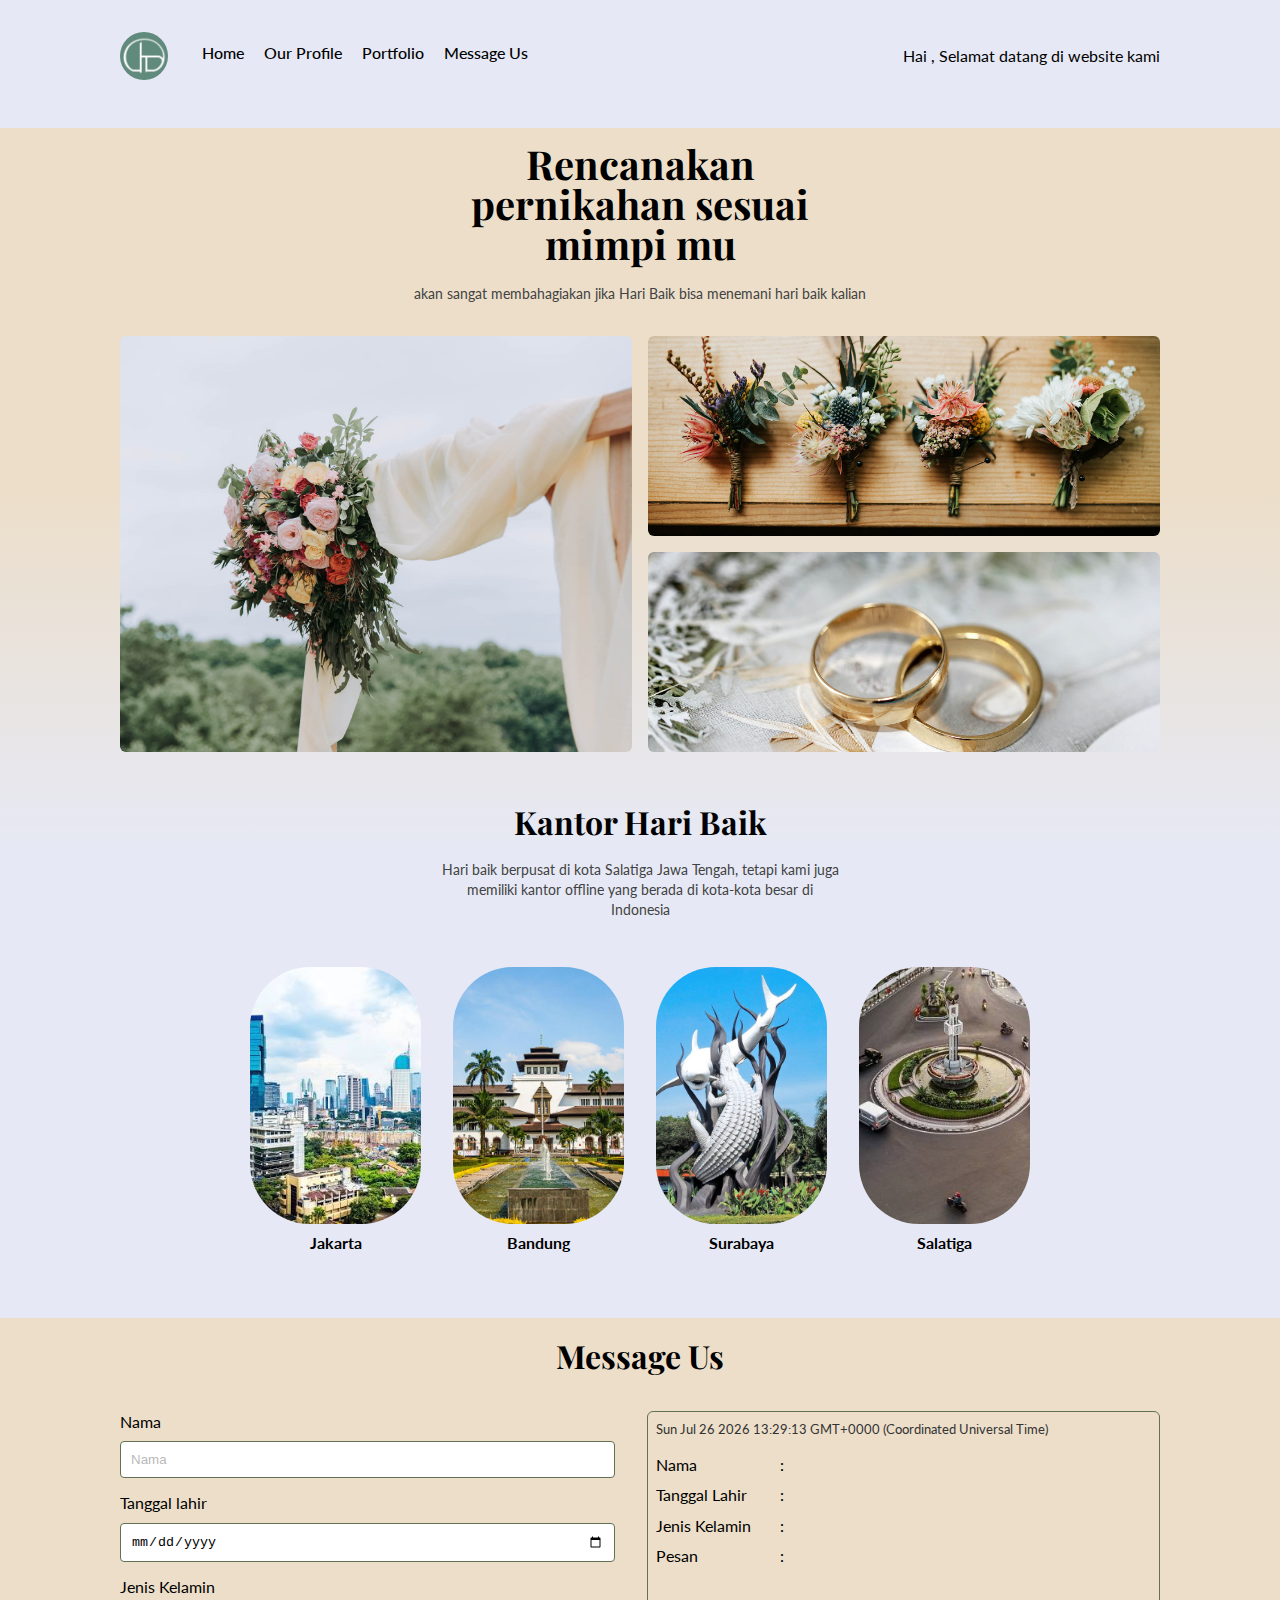
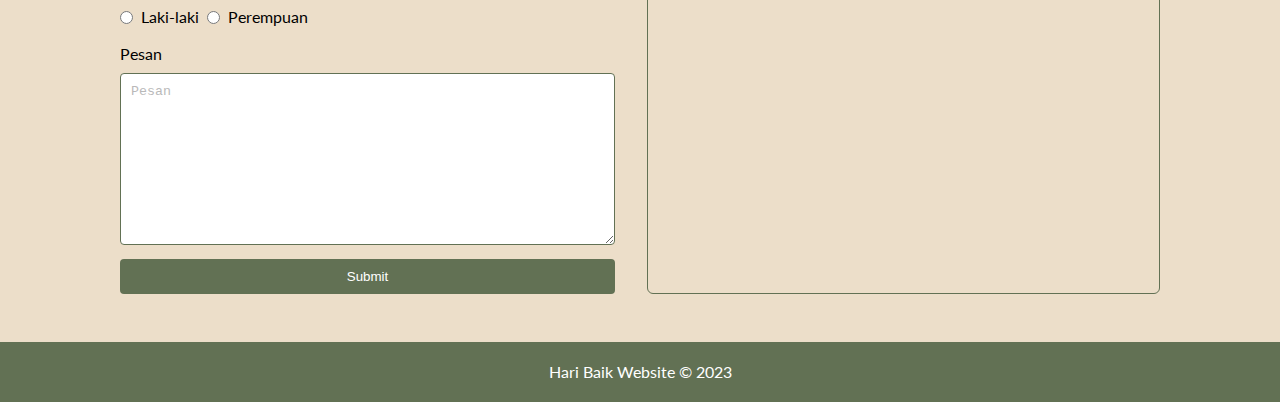
<file: index.html>
<!DOCTYPE html>
<html lang="en">
<head>
    <meta charset="UTF-8">
    <meta http-equiv="X-UA-Compatible" content="IE=edge">
    <meta name="viewport" content="width=device-width, initial-scale=1.0">
    <title>Hari Baik</title>
    <link rel="stylesheet" href="css/index.css">

    <!-- Google Fonts -->
    <link rel="preconnect" href="https://fonts.googleapis.com">
    <link rel="preconnect" href="https://fonts.gstatic.com" crossorigin>
    <link href="https://fonts.googleapis.com/css2?family=Lato&family=Playfair+Display:wght@400;700&display=swap" rel="stylesheet">


</head>
<body>
    <header>
        <div class="wrapper header">
            <div class="logo">
                <div class="logo-wrapper">
                    <img src="img/sample-loho-hb.png" alt="">
                </div>
            </div>
            <nav>
                <div class="nav-menu">
                    <div class="nav-items"><a href="index.html">Home</a></div>
                    <div class="nav-items"><a href="profile.html">Our Profile</a></div>
                    <div class="nav-items"><a href="portfolio.html">Portfolio</a></div>
                    <div class="nav-items">Message Us</div>
                </div>
                <div class="nav-text">
                    <p>Hai <span id="yourName"></span>, Selamat datang di website kami</p>
                </div>
            </nav>
        </div>
    </header>
    <main>
        <section id="hero-section">
            <div class="wrapper">
                <div class="hero-content">
                    <h1>Rencanakan pernikahan sesuai mimpi mu</h1>
                    <p>akan sangat membahagiakan jika Hari Baik bisa menemani hari baik kalian </p>
                </div>
                <div class="hero-image-container">
                    <div class="img-wrapper"><img src="img/flower1.jpg" alt="" class="hero-image" > </div>
                    <div class="img-wrapper"><img src="img/flower2.jpg" alt="" class="hero-image" > </div>
                    <div class="img-wrapper"><img src="img/rings.jpg" alt="" class="hero-image"> </div>
                </div>
            </div>
        </section>
        <section id="headquarter-section">
            <div class="wrapper">
                <div class="headquarter-title">
                    <h2>Kantor Hari Baik</h2>
                    <p>Hari baik berpusat di kota Salatiga Jawa Tengah, tetapi kami juga memiliki kantor offline yang berada di kota-kota besar di Indonesia</p>
                </div>
                <div class="headquarter-content">
                    <div class="headquarter-items">
                        <div class="headquarter-wrapper-img">
                            <img src="img/jakarta.jpg" alt="" class="headquarter-img">
                        </div>
                        <p>Jakarta</p>
                    </div>
                    <div class="headquarter-items">
                        <div class="headquarter-wrapper-img">
                            <img src="img/bandung.jpg" alt="" class="headquarter-img">
                        </div>
                        <p>Bandung</p>
                    </div>
                    <div class="headquarter-items">
                        <div class="headquarter-wrapper-img">
                            <img src="img/surabaya.jpg" alt="" class="headquarter-img">
                        </div>
                        <p>Surabaya</p>
                    </div>
                    <div class="headquarter-items">
                        <div class="headquarter-wrapper-img">
                            <img src="img/salatiga.jpg" alt="" class="headquarter-img">
                        </div>
                        <p>Salatiga</p>
                    </div>
                </div>
            </div>
        </section>
        <section id="message-us-section">
            <div class="wrapper">
                <div class="message-title">
                    <h2>Message Us</h2>
                </div>
                <div class="message-content">
                    <div class="message-form">
                        <form action="" name="message-form" onsubmit="return validateForm()">
                            <div class="input-item">
                                <label for="full-name" class="label">Nama</label>
                                <input type="text" name="full-name" id="full-name" placeholder="Nama"  /> 
                            </div>
                            <div class="input-item">
                                <label for="birth-date" class="label">Tanggal lahir</label>
                                <input type="date" name="birth-date" id="birth-date" placeholder="Tanggal Lahir" />
                            </div>
                            <div class="input-item">
                                <div class="label">
                                    <div>Jenis Kelamin</div>
                                </div>
                                <div class="input">
                                    <input type="radio" name="gender" id="male" value="Laki-laki"> 
                                    <label for="male">Laki-laki</label>
                                    <input type="radio" name="gender" id="female" value="Perempuan"> 
                                    <label for="female">Perempuan</label>

                                </div>
                            </div>
                            <div class="input-item">
                                <label for="messages" class="label">Pesan</label>
                                <textarea name="messages" id="messages" rows="10" placeholder="Pesan"></textarea>
                            </div>
                            <div class="input-item">
                                <button type="submit" >Submit</button> 
                            </div>
                        </form>
                    </div>
                    <div class="message-box">
                        <div><span id="currentDate"></span> </div>
                        <div>
                            <div>Nama</div>
                            <div>: <span id="sender-full-name"></span> </div>
                        </div>
                        <div>
                            <div>Tanggal Lahir</div>
                            <div>: <span id="sender-birth-date"></span> </div>
                        </div>
                        <div>
                            <div>Jenis Kelamin</div>
                            <div>: <span id="sender-gender"></span> </div>
                        </div>
                        <div>
                            <div>Pesan</div>
                            <div>: <span id="sender-messages"></span> </div>
                        </div>
                    </div>
                </div>
            </div>
        </section>
    </main>
    <footer>
        <div class="wrapper">
            <p>Hari Baik Website &copy; 2023</p>
        </div>
    </footer>
    <script src="js/index.js" defer></script>
</body>
</html>
</file>
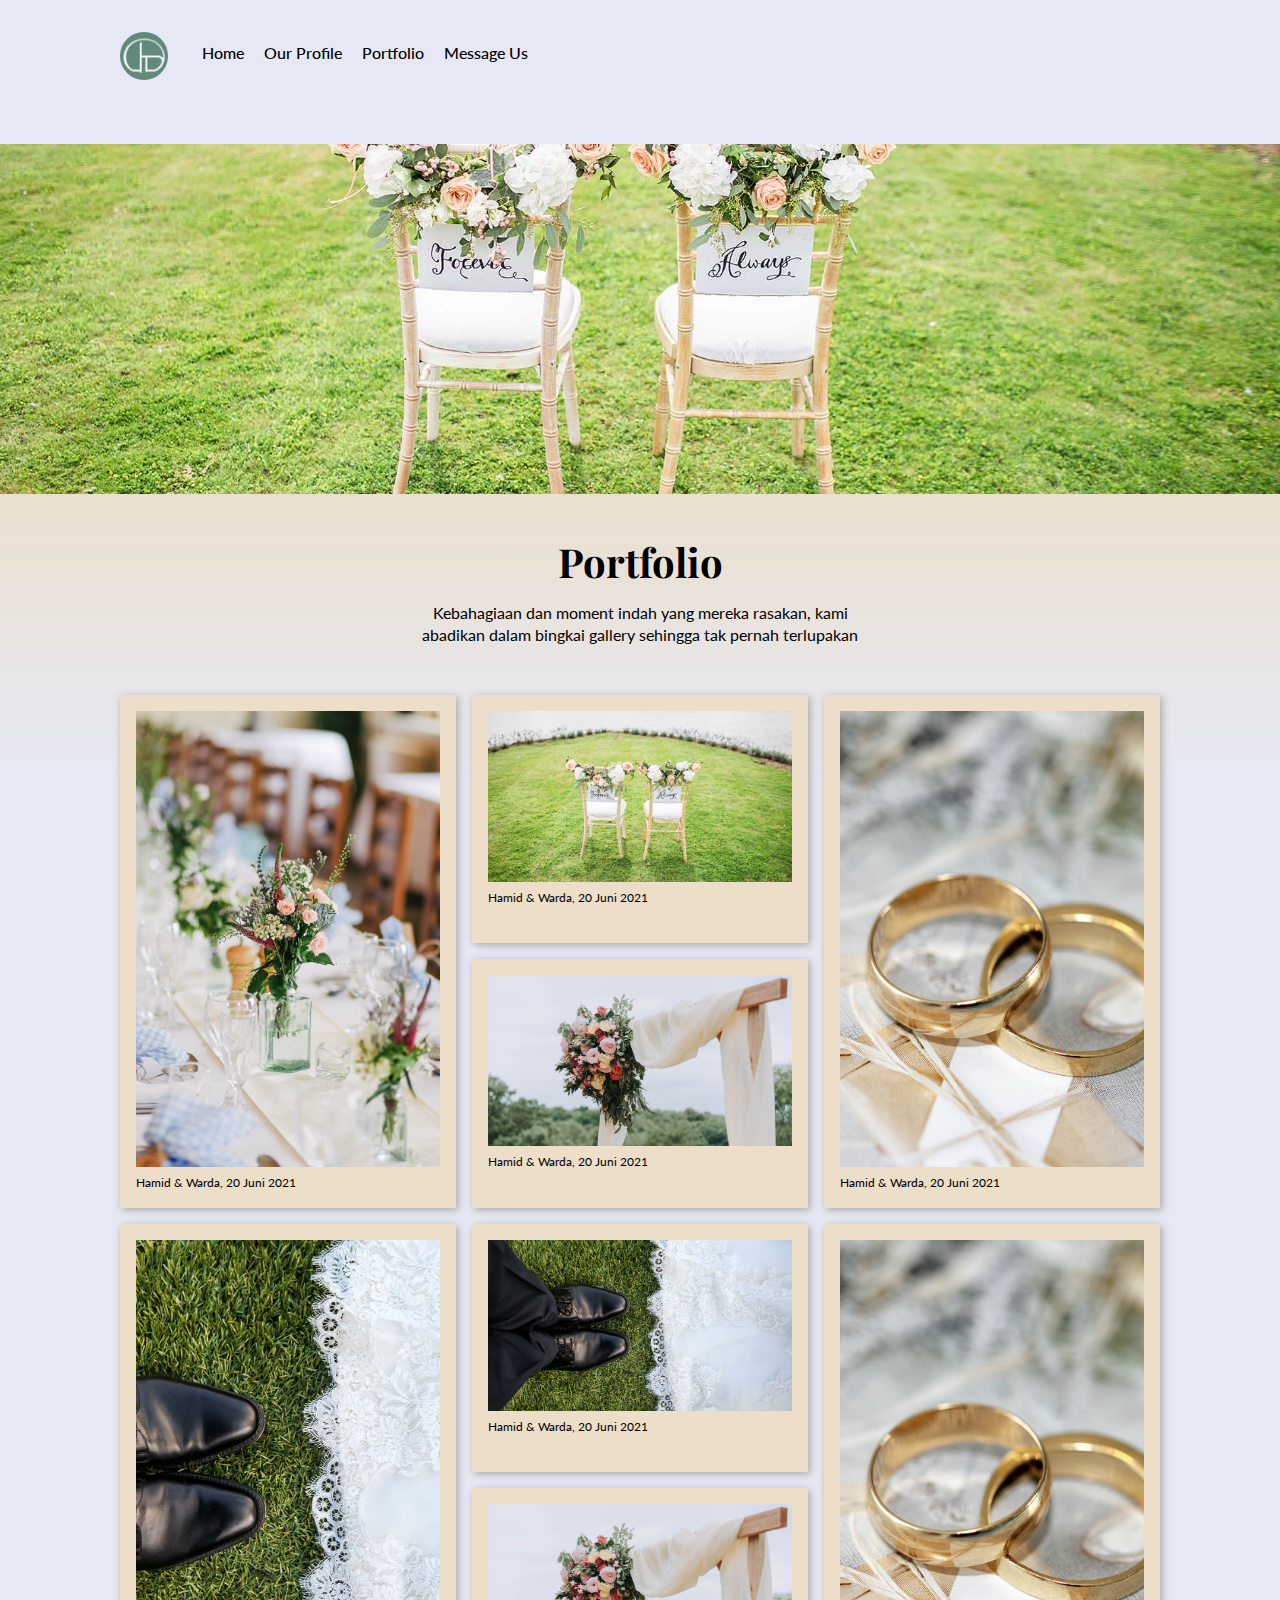
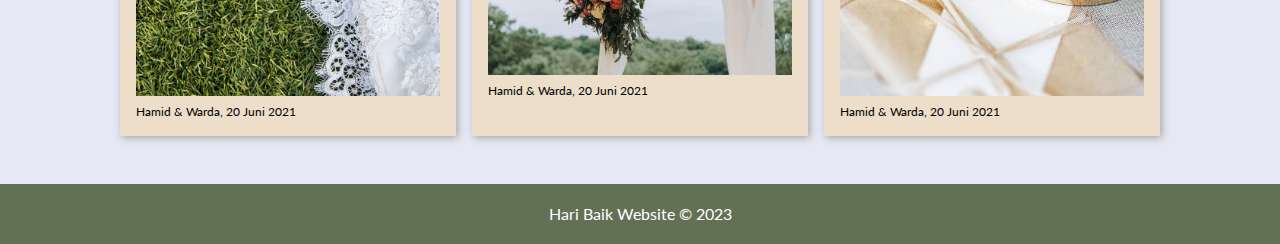
<file: portfolio.html>
<!DOCTYPE html>
<html lang="en">
<head>
    <meta charset="UTF-8">
    <meta http-equiv="X-UA-Compatible" content="IE=edge">
    <meta name="viewport" content="width=device-width, initial-scale=1.0">
    <title>Portfolio</title>
    <link rel="stylesheet" href="css/index.css">
    <link rel="stylesheet" href="css/profile.css">
    <link rel="stylesheet" href="css/portfolio.css">

    <!-- Google Fonts -->
    <link rel="preconnect" href="https://fonts.googleapis.com">
    <link rel="preconnect" href="https://fonts.gstatic.com" crossorigin>
    <link href="https://fonts.googleapis.com/css2?family=Lato&family=Playfair+Display:wght@400;700&display=swap" rel="stylesheet">
</head>
<body>
    <header>
        <div class="wrapper header">
            <div class="logo">
                <div class="logo-wrapper">
                    <img src="img/sample-loho-hb.png" alt="">
                </div>
            </div>
            <nav>
                <div class="nav-menu">
                    <div class="nav-items"><a href="index.html">Home</a></div>
                    <div class="nav-items"><a href="profile.html">Our Profile</a></div>
                    <div class="nav-items"><a href="portfolio.html">Portfolio</a></div>
                    <div class="nav-items">Message Us</div>
                </div>
            </nav>
        </div>
    </header>
    <main>
        <section id="profile-section">
            <div class="banner">
                <img class="img-slideshow" src="img/chair-1.jpg" alt="chair">
            </div>
        </section>
        <section id="porto-title-section">
            <div class="wrapper porto-container">
                <h1>Portfolio</h1>
                <p>Kebahagiaan dan moment indah yang mereka rasakan, kami abadikan dalam bingkai gallery sehingga tak pernah terlupakan</p>
            </div>
        </section>
        <section id="gallery-porto-section">
            <div class="wrapper gallery-porto">
                <div class="gallery-items">
                    <div class="img-porto">
                        <img src="img/table.jpg" alt="">
                    </div>
                    <div class="desc-porto">
                        <p>Hamid & Warda, 20 Juni 2021</p>
                    </div>
                </div>
                <div class="gallery-items">
                    <div class="img-porto">
                        <img src="img/chair-1.jpg" alt="">
                    </div>
                    <div class="desc-porto">
                        <p>Hamid & Warda, 20 Juni 2021</p>
                    </div>
                </div>
                <div class="gallery-items">
                    <div class="img-porto">
                        <img src="img/rings.jpg" alt="">
                    </div>
                    <div class="desc-porto">
                        <p>Hamid & Warda, 20 Juni 2021</p>
                    </div>
                </div>
                <div class="gallery-items">
                    <div class="img-porto">
                        <img src="img/flower1.jpg" alt="">
                    </div>
                    <div class="desc-porto">
                        <p>Hamid & Warda, 20 Juni 2021</p>
                    </div>
                </div>
                <div class="gallery-items">
                    <div class="img-porto">
                        <img src="img/shoes.jpg" alt="">
                    </div>
                    <div class="desc-porto">
                        <p>Hamid & Warda, 20 Juni 2021</p>
                    </div>
                </div>
                <div class="gallery-items">
                    <div class="img-porto">
                        <img src="img/shoes.jpg" alt="">
                    </div>
                    <div class="desc-porto">
                        <p>Hamid & Warda, 20 Juni 2021</p>
                    </div>
                </div>
                <div class="gallery-items">
                    <div class="img-porto">
                        <img src="img/rings.jpg" alt="">
                    </div>
                    <div class="desc-porto">
                        <p>Hamid & Warda, 20 Juni 2021</p>
                    </div>
                </div>
                <div class="gallery-items">
                    <div class="img-porto">
                        <img src="img/flower1.jpg" alt="">
                    </div>
                    <div class="desc-porto">
                        <p>Hamid & Warda, 20 Juni 2021</p>
                    </div>
                </div>
            </div>
        </section>
    </main>
    <footer>
        <div class="wrapper">
            <p>Hari Baik Website &copy; 2023</p>
        </div>
    </footer>
</body>
</html>
</file>
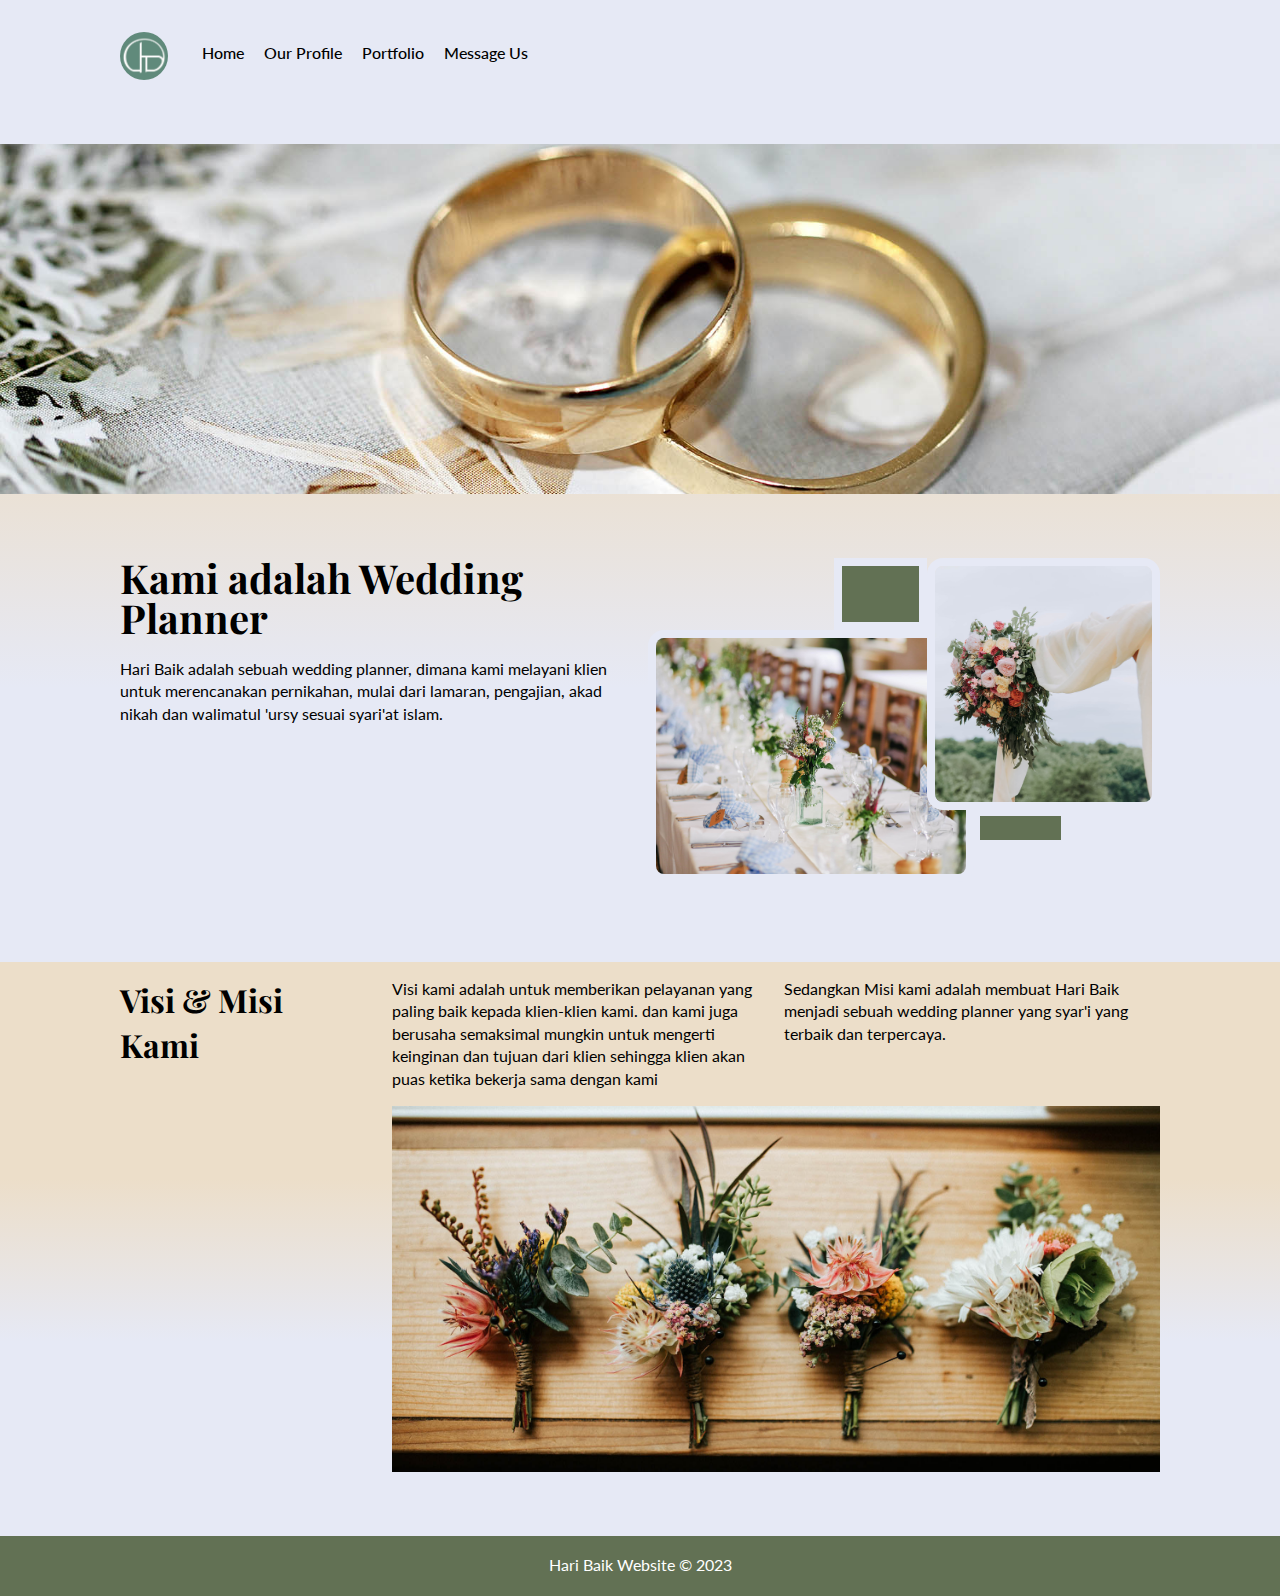
<file: profile.html>
<!DOCTYPE html>
<html lang="en">
<head>
    <meta charset="UTF-8">
    <meta http-equiv="X-UA-Compatible" content="IE=edge">
    <meta name="viewport" content="width=device-width, initial-scale=1.0">
    <title>Our Profile</title>
    <link rel="stylesheet" href="css/index.css">
    <link rel="stylesheet" href="css/profile.css">

    <!-- Google Fonts -->
    <link rel="preconnect" href="https://fonts.googleapis.com">
    <link rel="preconnect" href="https://fonts.gstatic.com" crossorigin>
    <link href="https://fonts.googleapis.com/css2?family=Lato&family=Playfair+Display:wght@400;700&display=swap" rel="stylesheet">
</head>
<body>
    <header>
        <div class="wrapper header">
            <div class="logo">
                <div class="logo-wrapper">
                    <img src="img/sample-loho-hb.png" alt="">
                </div>
            </div>
            <nav>
                <div class="nav-menu">
                    <div class="nav-items"><a href="index.html">Home</a></div>
                    <div class="nav-items"><a href="profile.html">Our Profile</a></div>
                    <div class="nav-items"><a href="portfolio.html">Portfolio</a></div>
                    <div class="nav-items">Message Us</div>
                </div>
            </nav>
        </div>
    </header>
    <main>
        <section id="profile-section">
            <div class="banner">
                <img class="img-slideshow" src="img/rings.jpg" alt="rings">
                <img class="img-slideshow" src="img/chair-1.jpg" alt="chair">
                <img class="img-slideshow" src="img/shoes.jpg" alt="shoes">
            </div>
        </section>
        <section id="about-section">
            <div class="wrapper">
                <div class="profile-container">
                    <div class="about-text">
                        <h1>Kami adalah Wedding Planner</h1>
                        <p>Hari Baik adalah sebuah wedding planner, dimana kami melayani klien untuk merencanakan pernikahan, mulai dari lamaran, pengajian, akad nikah dan walimatul 'ursy sesuai syari'at islam. </p>
                    </div>
                    <div class="about-img">
                        <div class="about-img-wrapper"><img src="img/table.jpg" alt="table wedding"> </div>
                        <div class="about-img-wrapper"><img src="img/flower1.jpg" alt="flower"> </div>
                        <div class="about-img-wrapper"></div>
                        <div class="about-img-wrapper"></div>
                    </div>
                </div>
            </div>
        </section>
        <section id="visi-misi-section">
            <div class="wrapper visi-container">
                <div class="visi-title">
                    <h2>Visi & Misi Kami</h2>
                </div>
                <div class="visi-content">
                    <div class="visi-content-text">
                        <div>
                            <p>Visi kami adalah untuk memberikan pelayanan yang paling baik kepada klien-klien kami. dan kami juga berusaha semaksimal mungkin untuk mengerti keinginan dan tujuan dari klien sehingga klien akan puas ketika bekerja sama dengan kami </p>
                        </div>
                        <div>
                            <p>Sedangkan Misi kami adalah membuat Hari Baik menjadi sebuah wedding planner yang syar'i yang terbaik dan terpercaya. </p>
                        </div>
                    </div>
                    <div class="visi-img"><img src="img/flower2.jpg" alt="flower"> </div>
                </div>
            </div>
        </section>
    </main>
    <footer>
        <div class="wrapper">
            <p>Hari Baik Website &copy; 2023</p>
        </div>
    </footer>
    <script>
        let slideIndex = 0
        carousel()

        function carousel() {
            var i
            var imgList = document.getElementsByClassName("img-slideshow")
            for (i = 0; i < imgList.length; i++) {
                imgList[i].style.display = "none"
            }
            slideIndex++
            if (slideIndex > imgList.length) {slideIndex = 1}
            imgList[slideIndex - 1].style.display = "block"
            setTimeout(carousel, 2000)
        }
    </script>
</body>
</html>
</file>
<file: css/index.css>
*,
*::before,
*::after {
    margin: 0;
    padding: 0;
    box-sizing: border-box;
}

body {
    font-size: 16px;
    font-weight: 400;
    line-height: 1.4;
    font-family: 'Lato', sans-serif;
    background-color: #e6e9f5;
}

img {
    width: 100%;
    display: block;
}

h1 {
    font-size: 2.5em;
    line-height: 1;
    font-family: 'Playfair Display', serif;
    margin-bottom: 0.5em;
}

h2 {
    font-size: 2em;
    font-family: 'Playfair Display', serif;
    margin-bottom: .5em;
}

header {
    margin-top: 1em;
    padding: 1em 0;
}

main {
    background-image: linear-gradient(to bottom, #ecdec9 20%, #e6e9f5 40%);
}

section:first-child {
    margin-top: 2em;
}

section {
    margin-bottom: 3em;
}

section:last-child {
    margin-bottom: 0;
}

a {
    text-decoration: none;
    color: black;
}

a:visited {
    color: black; 
}

.header {
    display: flex;
    justify-content: center;
    align-items: center;
    flex-direction: column;
    gap: 1.5em;
}

.logo {
    flex: 1;
}

.logo-wrapper {
    width: 3em;
    border-radius: 100%;
    overflow: hidden;
}

.logo-wrapper > img {
    object-fit: cover;
}

nav {
    width: 100%;
    flex: 1 90%;
    display: flex;
    flex-direction: column;
    align-items: center;
    gap: 1.5em;
}

.nav-menu{
    display: flex;
    flex-wrap: wrap;
    font-weight: 500; 
    cursor: pointer;
    margin-inline: auto;
    justify-content: center;
}

.nav-items {
    text-align: center;
    padding: 0 10px;
}

.nav-items::after {
    content: '';
    width: 40%;
    display: block;
    border-bottom: 2px solid #627154;
    padding-bottom: 3px;
    visibility: hidden;
}

.nav-items:hover:after {
    visibility: visible;
}

.icon-welcome {
    display: inline-block;
    width: 20px;
}

.nav-text {
    display: flex;
    gap: 2px;
    align-items: center;
}

#hero-section {
    padding-top: 1em;
}


#message-us-section {
    background-color: #ecdec9;
    margin-top: 3em;
    padding: 1em 0 3em 0;
}

.wrapper {
    width: min(90%, 65em);
    margin-inline: auto;
}

.hero-content {
    margin-bottom: 2em;
    text-align: center;
}

.hero-content h1 {
    max-width: 450px;
    margin-inline: auto;
}

.hero-content > p ,
.headquarter-title > p {
    font-size: .875em;
    color: rgb(66, 66, 66);
}

.hero-image-container {
    display: grid;
    gap: 1em;
}

.img-wrapper {
    border-radius: 6px;
    overflow: hidden;
}

.hero-image {
    height: 100%;
    object-fit: cover;
    object-position: 40%;
}

.headquarter-title,
.message-title {
    max-width: 400px;
    margin-bottom: 2em;
    margin-inline: auto;
    text-align: center;
}

.headquarter-content {
    display: flex;
    gap: 1em;
    flex-wrap: wrap;
    margin-inline: auto;
}

.headquarter-items {
    flex: 1;
    text-align: center;
    padding: 1em 0;
    display: flex;
    flex-direction: column;
    gap: 0.5em;
}

.headquarter-items > p {
    font-weight: 700;
}

.headquarter-wrapper-img {
    border-radius: 60px;
    overflow: hidden;
    margin-inline: auto;
}

.headquarter-img {
    aspect-ratio: 2/3;
    object-fit: cover;
}

.message-content {
    display: flex;
    gap: 1em;
    flex-direction: column;
}

.message-form {
    flex: 1;
}

form {
    display: flex;
    flex-direction: column;
    gap: .875em;
}

.input-item {
    display: flex;
    flex-direction: column;
    gap: .5em;
}

.input {
    display: flex;
    gap: .5em;
}

input[type=text],
input[type=date],
textarea {
    padding: 0.75em;
    border: 1px solid #627154;
    border-radius: 4px;
}

input:focus,
textarea:focus {
    outline: none;
}

input[type=text]::placeholder,
textarea::placeholder {
    opacity: .5;
}

.input-item > button {
    padding: 0.75em;
    background-color: #627154;
    color: white;
    border: none;
    border-radius: 4px;
    cursor: pointer;
}

.message-box {
    border: 1px solid #627154;
    border-radius: 6px;
    height: 350px;
    padding: 8px;
}

.message-box > div {
    display: flex;
    margin-bottom: 8px;
}

.message-box > div > div:first-child {
    flex: 1;
}

.message-box > div > div:last-child {
    flex: 3;
}

#currentDate {
    font-size: 13px;
    color: rgb(51, 51, 51);
    margin-bottom: 8px;
}

footer {
    background-color: #627154;
}

footer > .wrapper {
    height: 60px;
    color: white;
    display: flex;
    justify-content: center;
    align-items: center;
}


@media screen and (min-width: 768px) {
    .header {
        flex-direction: row;
    }
    nav { 
        flex-direction: row;
        justify-content: space-between;
    }
    .nav-menu {
        flex-wrap: nowrap;
        margin-inline: 0;
    }
    .hero-image-container {
        grid-template-columns: repeat(2, minmax(100px, 1fr));
        grid-template-rows: repeat(2, 200px);
    }

    .img-wrapper:first-child {
        grid-row: span 2;
    }

    .headquarter-content {
        gap: 2em;
        width: 75%;
    }

    .message-content {
        flex-direction: row;
        gap: 2em;
    }

    .message-box {
        flex: 1;
        height: auto;
    }
}
</file>
<file: css/profile.css>
#profile-section {
    margin-top: 3em;
    margin-bottom: 0;
}

.banner {
    height: 350px;
}

.banner > img {
    height: 100%;
    object-fit: cover;
    object-position: center 60%;
}

#about-section,
#visi-misi-section {
    margin-top: 3em;
    padding: 1em 0 2em 0;
}

.profile-container,
.visi-container {
    display: flex;
    flex-direction: column;
    gap: 1em;
}

.about-text {
    flex: 1;
}

.about-img {
    flex: 1;
    display: grid;
    grid-template-columns: repeat(11, minmax(20px, 1fr));
    grid-template-rows: repeat(9, 36px);
}

.about-img-wrapper {
    overflow: hidden;
}

.about-img-wrapper > img {
    height: 100%;
    object-fit: cover;
}

.about-img-wrapper:first-child {
    grid-area: 3 / 1 / span 7 / span 7;
    border-radius: 1em;
    border: 8px solid #e6e9f5;
}

.about-img-wrapper:nth-child(2) {
    grid-area: 1 / 7 / span 7 / span 5;
    border-radius: 1em;
    border: 8px solid #e6e9f5;
    /* z-index: -1; */
}

.about-img-wrapper:nth-child(3) {
    background-color: #627154;
    border: 8px solid #e6e9f5;
    grid-area: 1 / 5 / span 2 / span 2;
}

.about-img-wrapper:last-child {
    background-color: #627154;
    border: 6px solid #e6e9f5;
    grid-area: 8 / 8 / span 1 / span 2;
}

.visi-title {
    flex: 1;
}

.visi-title h2 {
    max-width: 200px;
}

.visi-content {
    flex: 3;
}

.visi-content-text {
    display: flex;
    flex-direction: column;
    gap: 1em;
    margin-bottom: 1em;
}

.visi-img > img {
    aspect-ratio: 21/10;
    object-fit: cover;
    object-position: center 30%;
}

#visi-misi-section {
    background-image: linear-gradient(to bottom, #ecdec9 40%, #e6e9f5 70%);
    background-color: #ecdec9;
    margin-bottom: 2em;
}



@media screen and (min-width: 768px) {
    .profile-container,
    .visi-container {
        flex-direction: row;
    }

    .visi-content-text {
        flex-direction: row;
    }

    .visi-content-text > div {
        flex: 1;
    }
}
</file>
<file: css/portfolio.css>
#porto-title-section,
#gallery-porto-section {
    margin-top: 2em;
    margin-bottom: 3em;
}

.porto-container {
    padding-top: 1em;
    display: flex;
    flex-direction: column;
    align-items: center;
    max-width: 30em;
    text-align: center;
}

.gallery-items{
    background-color: #ecdec9;
    box-shadow: 2px 2px 8px rgb(167, 166, 166);
    display: flex;
    flex-direction: column;
    gap: .5em;
    padding: 1em;
}

.gallery-porto {
    display: grid;
    gap: 1em;
    grid-template-columns: repeat(2, minmax(100px, 1fr));
}

.img-porto {
    margin-inline: auto;
}

.img-porto img {
    aspect-ratio: 16/9;
    object-fit: cover;
}

.gallery-items:nth-child(odd)  {
    grid-row: span 2;
}
.gallery-items:nth-child(odd) > .img-porto > img {
    aspect-ratio: 2/3;
}


.desc-porto {
    font-size: .75em;
}


@media screen and (min-width: 768px) {
    .gallery-porto {
        grid-template-columns: repeat(3, minmax(100px, 1fr));
    }
}
</file>
